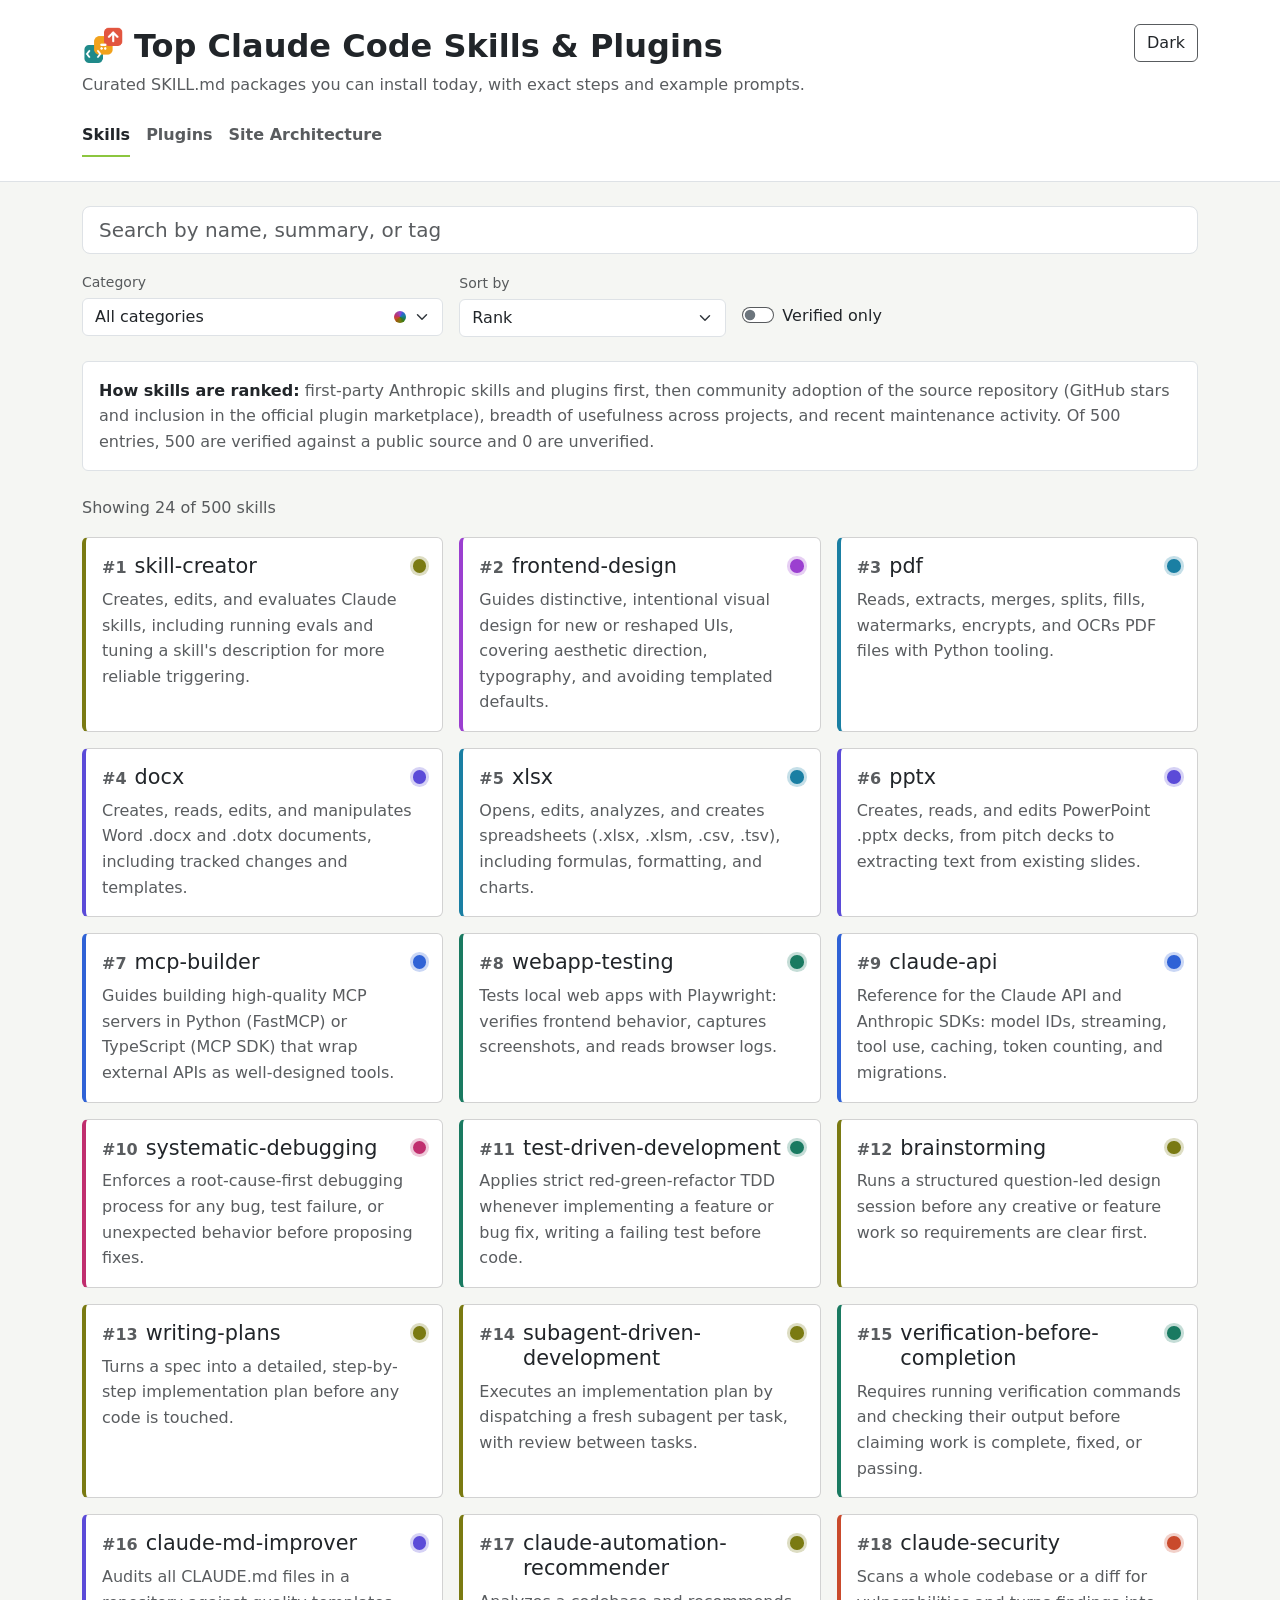
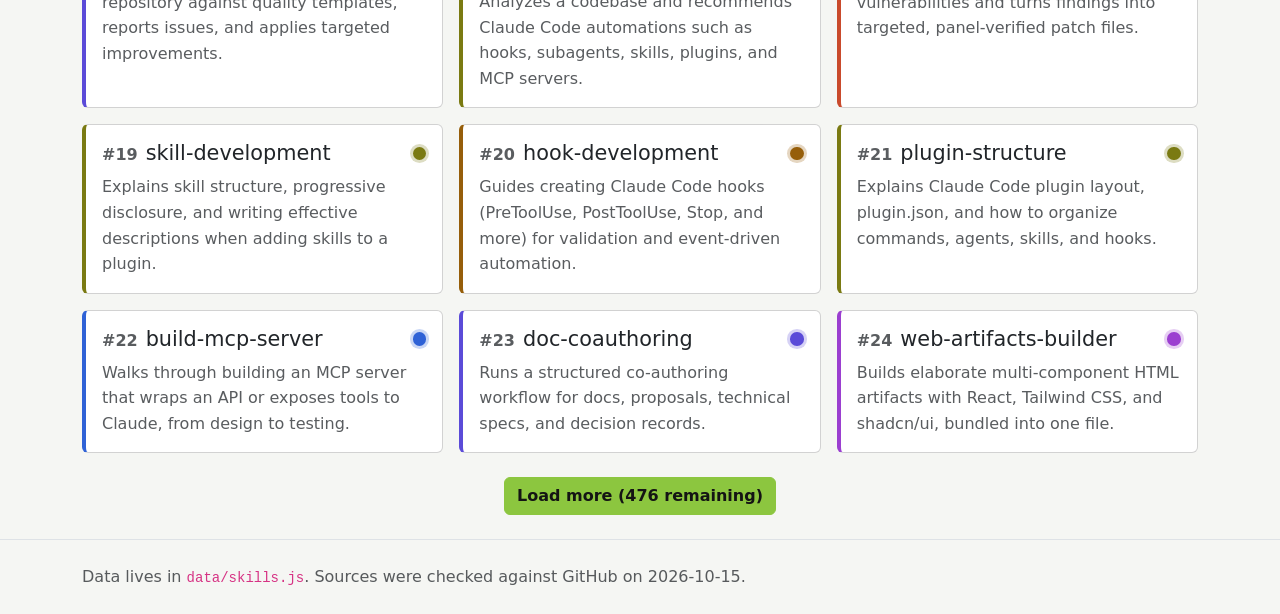
<file: index.html>
<!doctype html>
<!--
  index.html
  Top Claude Code Skills & Plugins: a static, searchable catalog.
  Data comes from data/skills.js (window.SKILLS); behavior lives in js/app.js.
  Runs from file:// (double-click) or any static server. No build step.
-->
<html lang="en" data-bs-theme="light">
<head>
  <meta charset="utf-8">
  <meta name="viewport" content="width=device-width, initial-scale=1">
  <meta name="description" content="A curated, searchable list of the top Claude Code skills with install steps and usage examples.">
  <title>Top Claude Code Skills &amp; Plugins</title>

  <!-- PWA: install metadata and icons. The service worker is registered by js/pwa.js.
       The manifest is only linked over http(s); from file:// Chrome blocks it with a CORS error. -->
  <script>
    if (location.protocol === "http:" || location.protocol === "https:") {
      var manifest = document.createElement("link");
      manifest.rel = "manifest";
      manifest.href = "manifest.webmanifest";
      document.head.appendChild(manifest);
    }
  </script>
  <meta name="theme-color" content="#f5f6f3" media="(prefers-color-scheme: light)">
  <meta name="theme-color" content="#141414" media="(prefers-color-scheme: dark)">
  <link rel="icon" href="icons/logo.png" type="image/png">
  <link rel="apple-touch-icon" href="icons/apple-touch-icon.png">
  <meta name="apple-mobile-web-app-title" content="CC Skills">

  <!-- Apply the saved or system theme before first paint to avoid a flash. -->
  <script>
    (function () {
      var stored = null;
      try { stored = localStorage.getItem("theme"); } catch (e) { /* storage unavailable */ }
      var prefersDark = window.matchMedia && window.matchMedia("(prefers-color-scheme: dark)").matches;
      document.documentElement.setAttribute("data-bs-theme", stored || (prefersDark ? "dark" : "light"));
    })();
  </script>

  <link rel="stylesheet"
        href="https://cdn.jsdelivr.net/npm/bootstrap@5.3.8/dist/css/bootstrap.min.css"
        integrity="sha384-sRIl4kxILFvY47J16cr9ZwB07vP4J8+LH7qKQnuqkuIAvNWLzeN8tE5YBujZqJLB"
        crossorigin="anonymous">
  <link rel="stylesheet" href="css/styles.css">
</head>
<body data-catalog="skills">
  <a class="visually-hidden-focusable position-absolute top-0 start-0 m-2 btn btn-primary" href="#results">Skip to results</a>

  <header class="site-header border-bottom">
    <div class="container py-4">
      <div class="d-flex align-items-start justify-content-between gap-3">
        <div>
          <h1 class="h2 fw-semibold mb-1 d-flex align-items-center gap-2"><img src="icons/logo.png" alt="" width="44" height="44" class="flex-shrink-0">Top Claude Code Skills &amp; Plugins</h1>
          <p class="text-body-secondary mb-0">Curated SKILL.md packages you can install today, with exact steps and example prompts.</p>
        </div>
        <button id="themeToggle" type="button" class="btn btn-outline-secondary flex-shrink-0"
                aria-label="Switch to dark theme">
          <span id="themeToggleText">Dark</span>
        </button>
      </div>
      <nav class="mt-3" aria-label="Catalogs">
        <ul class="nav nav-underline catalog-nav">
          <li class="nav-item"><a class="nav-link active" href="index.html" aria-current="page">Skills</a></li>
          <li class="nav-item"><a class="nav-link" href="plugins.html">Plugins</a></li>
          <li class="nav-item"><a class="nav-link" href="architecture-diagram.html" target="_blank" rel="noopener">Site Architecture<span class="visually-hidden"> (opens in a new tab)</span></a></li>
        </ul>
      </nav>
    </div>
  </header>

  <main class="container py-4">
    <!-- Search and filters -->
    <section aria-label="Search and filters" class="mb-4">
      <label for="searchInput" class="visually-hidden">Search skills</label>
      <input id="searchInput" type="search" class="form-control form-control-lg mb-3"
             placeholder="Search by name, summary, or tag" autocomplete="off"
             aria-describedby="resultStatus">

      <div class="row g-3 align-items-center">
        <div class="col-12 col-sm-6 col-lg-4">
          <span id="categoryLabel" class="form-label d-block small text-body-secondary mb-1">Category</span>
          <!-- Custom dropdown so each category can show its color dot; options are built by js/app.js -->
          <div class="dropdown category-dropdown">
            <button id="categoryButton" type="button" class="form-select text-start"
                    data-bs-toggle="dropdown" aria-expanded="false"
                    aria-labelledby="categoryLabel categoryButtonText" data-category="">
              <span class="category-option">
                <span id="categoryButtonText">All categories</span>
                <span class="cat-dot" aria-hidden="true"></span>
              </span>
            </button>
            <ul id="categoryMenu" class="dropdown-menu w-100" aria-labelledby="categoryLabel"></ul>
          </div>
        </div>
        <div class="col-12 col-sm-6 col-lg-3">
          <label for="sortSelect" class="form-label small text-body-secondary mb-1">Sort by</label>
          <select id="sortSelect" class="form-select">
            <option value="rank">Rank</option>
            <option value="name">Name (A–Z)</option>
            <option value="favorites">Favorites</option>
            <option value="anthropic">Anthropic Official</option>
          </select>
        </div>
        <div class="col-12 col-lg-5 d-flex align-items-lg-end pt-lg-4">
          <div class="form-check form-switch mb-0">
            <input class="form-check-input" type="checkbox" role="switch" id="verifiedOnly">
            <label class="form-check-label" for="verifiedOnly">Verified only</label>
          </div>
        </div>
      </div>
    </section>

    <!-- Ranking criteria and verification counts (counts filled from data) -->
    <aside class="ranking-note text-body-secondary border rounded p-3 mb-4" aria-label="About this ranking">
      <strong class="text-body">How skills are ranked:</strong>
      first-party Anthropic skills and plugins first, then community adoption of the source repository
      (GitHub stars and inclusion in the official plugin marketplace), breadth of usefulness across projects,
      and recent maintenance activity.
      <span id="verificationCounts"></span>
    </aside>

    <p id="resultStatus" class="text-body-secondary mb-3" role="status" aria-live="polite"></p>

    <!-- Card grid -->
    <section id="results" aria-label="Skills" tabindex="-1">
      <div id="skillGrid" class="row row-cols-1 row-cols-sm-2 row-cols-lg-3 g-3" role="list"></div>

      <div id="emptyState" class="text-center py-5 d-none">
        <p class="h5 mb-2">No skills match your search.</p>
        <p class="text-body-secondary mb-3">Try a different keyword or clear the filters.</p>
        <button id="clearFilters" type="button" class="btn btn-outline-primary">Clear search and filters</button>
      </div>

      <div class="text-center mt-4">
        <button id="loadMore" type="button" class="btn btn-primary d-none">Load more</button>
      </div>
    </section>
  </main>

  <footer class="border-top">
    <div class="container py-4 text-body-secondary">
      Data lives in <code>data/skills.js</code>. Sources were checked against GitHub on 2026-10-15.
    </div>
  </footer>

  <!-- Skill detail modal (content filled by js/app.js) -->
  <div class="modal fade" id="skillModal" tabindex="-1" aria-labelledby="skillModalTitle" aria-hidden="true">
    <div class="modal-dialog modal-lg modal-dialog-scrollable modal-fullscreen-sm-down">
      <div class="modal-content">
        <div class="modal-header">
          <h2 class="modal-title h5" id="skillModalTitle">Skill</h2>
          <button type="button" class="btn modal-fav" id="modalFavorite" aria-pressed="false" aria-label="Favorite" title="Add to favorites"><span aria-hidden="true">☆</span></button>
          <button type="button" class="btn-close" data-bs-dismiss="modal" aria-label="Close"></button>
        </div>
        <div class="modal-body" id="skillModalBody"></div>
        <p id="copyStatus" class="visually-hidden" role="status" aria-live="polite"></p>
        <div class="modal-footer">
          <button type="button" class="btn btn-outline-secondary" data-bs-dismiss="modal">Close</button>
        </div>
      </div>
    </div>
  </div>

  <script src="https://cdn.jsdelivr.net/npm/bootstrap@5.3.8/dist/js/bootstrap.bundle.min.js"
          integrity="sha384-FKyoEForCGlyvwx9Hj09JcYn3nv7wiPVlz7YYwJrWVcXK/BmnVDxM+D2scQbITxI"
          crossorigin="anonymous"></script>
  <script src="data/skills.js"></script>
  <script src="js/app.js"></script>
  <script src="js/pwa.js"></script>
</body>
</html>
</file>
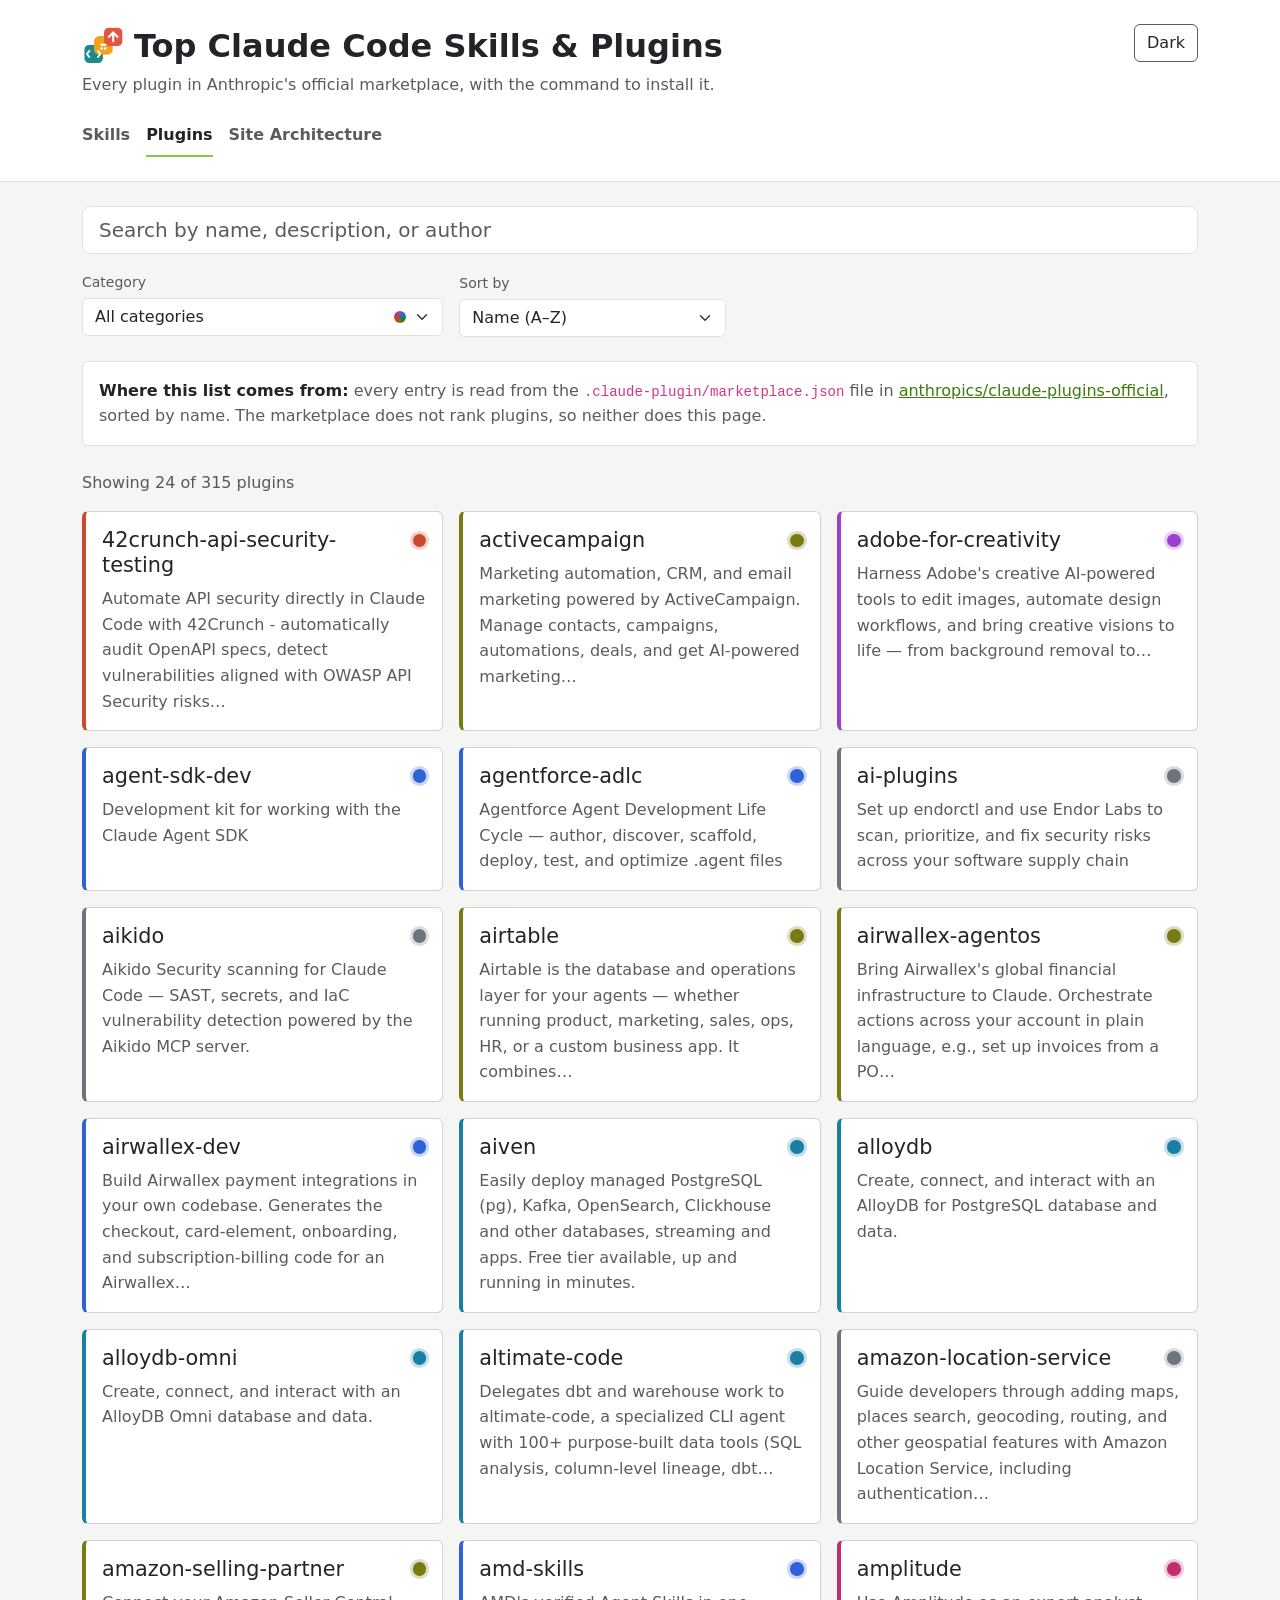
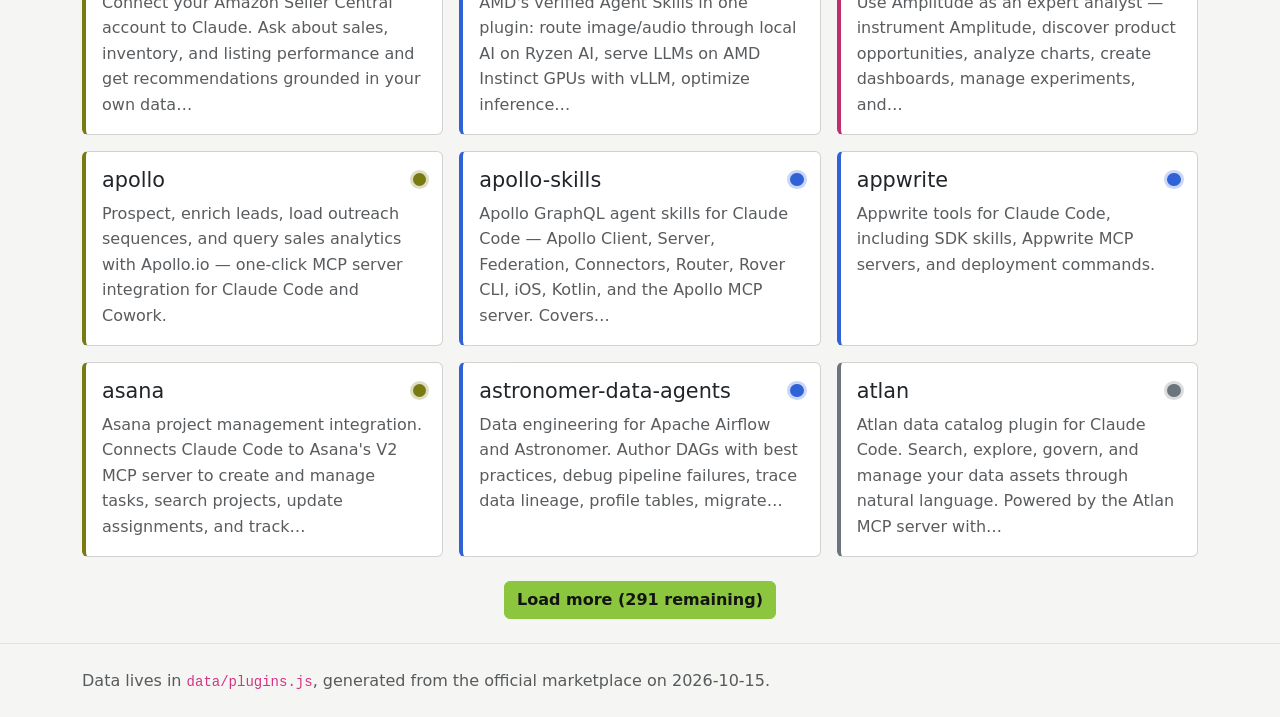
<file: plugins.html>
<!doctype html>
<!--
  plugins.html
  Official Claude Code Plugins: every plugin in the anthropics/claude-plugins-official marketplace.
  Data comes from data/plugins.js (window.PLUGINS); behavior lives in js/app.js (shared with index.html).
  Runs from file:// (double-click) or any static server. No build step.
-->
<html lang="en" data-bs-theme="light">
<head>
  <meta charset="utf-8">
  <meta name="viewport" content="width=device-width, initial-scale=1">
  <meta name="description" content="A searchable list of every plugin in the official Claude Code marketplace, with install commands.">
  <title>Top Claude Code Skills &amp; Plugins</title>

  <!-- PWA: install metadata and icons. The service worker is registered by js/pwa.js.
       The manifest is only linked over http(s); from file:// Chrome blocks it with a CORS error. -->
  <script>
    if (location.protocol === "http:" || location.protocol === "https:") {
      var manifest = document.createElement("link");
      manifest.rel = "manifest";
      manifest.href = "manifest.webmanifest";
      document.head.appendChild(manifest);
    }
  </script>
  <meta name="theme-color" content="#f5f6f3" media="(prefers-color-scheme: light)">
  <meta name="theme-color" content="#141414" media="(prefers-color-scheme: dark)">
  <link rel="icon" href="icons/logo.png" type="image/png">
  <link rel="apple-touch-icon" href="icons/apple-touch-icon.png">
  <meta name="apple-mobile-web-app-title" content="CC Skills">

  <!-- Apply the saved or system theme before first paint to avoid a flash. -->
  <script>
    (function () {
      var stored = null;
      try { stored = localStorage.getItem("theme"); } catch (e) { /* storage unavailable */ }
      var prefersDark = window.matchMedia && window.matchMedia("(prefers-color-scheme: dark)").matches;
      document.documentElement.setAttribute("data-bs-theme", stored || (prefersDark ? "dark" : "light"));
    })();
  </script>

  <link rel="stylesheet"
        href="https://cdn.jsdelivr.net/npm/bootstrap@5.3.8/dist/css/bootstrap.min.css"
        integrity="sha384-sRIl4kxILFvY47J16cr9ZwB07vP4J8+LH7qKQnuqkuIAvNWLzeN8tE5YBujZqJLB"
        crossorigin="anonymous">
  <link rel="stylesheet" href="css/styles.css">
</head>
<body data-catalog="plugins">
  <a class="visually-hidden-focusable position-absolute top-0 start-0 m-2 btn btn-primary" href="#results">Skip to results</a>

  <header class="site-header border-bottom">
    <div class="container py-4">
      <div class="d-flex align-items-start justify-content-between gap-3">
        <div>
          <h1 class="h2 fw-semibold mb-1 d-flex align-items-center gap-2"><img src="icons/logo.png" alt="" width="44" height="44" class="flex-shrink-0">Top Claude Code Skills &amp; Plugins</h1>
          <p class="text-body-secondary mb-0">Every plugin in Anthropic's official marketplace, with the command to install it.</p>
        </div>
        <button id="themeToggle" type="button" class="btn btn-outline-secondary flex-shrink-0"
                aria-label="Switch to dark theme">
          <span id="themeToggleText">Dark</span>
        </button>
      </div>
      <nav class="mt-3" aria-label="Catalogs">
        <ul class="nav nav-underline catalog-nav">
          <li class="nav-item"><a class="nav-link" href="index.html">Skills</a></li>
          <li class="nav-item"><a class="nav-link active" href="plugins.html" aria-current="page">Plugins</a></li>
          <li class="nav-item"><a class="nav-link" href="architecture-diagram.html" target="_blank" rel="noopener">Site Architecture<span class="visually-hidden"> (opens in a new tab)</span></a></li>
        </ul>
      </nav>
    </div>
  </header>

  <main class="container py-4">
    <!-- Search and filters -->
    <section aria-label="Search and filters" class="mb-4">
      <label for="searchInput" class="visually-hidden">Search plugins</label>
      <input id="searchInput" type="search" class="form-control form-control-lg mb-3"
             placeholder="Search by name, description, or author" autocomplete="off"
             aria-describedby="resultStatus">

      <div class="row g-3 align-items-center">
        <div class="col-12 col-sm-6 col-lg-4">
          <span id="categoryLabel" class="form-label d-block small text-body-secondary mb-1">Category</span>
          <!-- Custom dropdown so each category can show its color dot; options are built by js/app.js -->
          <div class="dropdown category-dropdown">
            <button id="categoryButton" type="button" class="form-select text-start"
                    data-bs-toggle="dropdown" aria-expanded="false"
                    aria-labelledby="categoryLabel categoryButtonText" data-category="">
              <span class="category-option">
                <span id="categoryButtonText">All categories</span>
                <span class="cat-dot" aria-hidden="true"></span>
              </span>
            </button>
            <ul id="categoryMenu" class="dropdown-menu w-100" aria-labelledby="categoryLabel"></ul>
          </div>
        </div>
        <div class="col-12 col-sm-6 col-lg-3">
          <label for="sortSelect" class="form-label small text-body-secondary mb-1">Sort by</label>
          <select id="sortSelect" class="form-select">
            <option value="name">Name (A–Z)</option>
            <option value="category">Category</option>
            <option value="favorites">Favorites</option>
            <option value="anthropic">Anthropic Official</option>
          </select>
        </div>
      </div>
    </section>

    <!-- Where the list comes from -->
    <aside class="ranking-note text-body-secondary border rounded p-3 mb-4" aria-label="About this list">
      <strong class="text-body">Where this list comes from:</strong>
      every entry is read from the <code>.claude-plugin/marketplace.json</code> file in
      <a href="https://github.com/anthropics/claude-plugins-official" target="_blank" rel="noopener noreferrer">anthropics/claude-plugins-official<span class="visually-hidden"> (opens in a new tab)</span></a>,
      sorted by name. The marketplace does not rank plugins, so neither does this page.
    </aside>

    <p id="resultStatus" class="text-body-secondary mb-3" role="status" aria-live="polite"></p>

    <!-- Card grid -->
    <section id="results" aria-label="Plugins" tabindex="-1">
      <div id="skillGrid" class="row row-cols-1 row-cols-sm-2 row-cols-lg-3 g-3" role="list"></div>

      <div id="emptyState" class="text-center py-5 d-none">
        <p class="h5 mb-2">No plugins match your search.</p>
        <p class="text-body-secondary mb-3">Try a different keyword or clear the filters.</p>
        <button id="clearFilters" type="button" class="btn btn-outline-primary">Clear search and filters</button>
      </div>

      <div class="text-center mt-4">
        <button id="loadMore" type="button" class="btn btn-primary d-none">Load more</button>
      </div>
    </section>
  </main>

  <footer class="border-top">
    <div class="container py-4 text-body-secondary">
      Data lives in <code>data/plugins.js</code>, generated from the official marketplace on 2026-10-15.
    </div>
  </footer>

  <!-- Skill detail modal (content filled by js/app.js) -->
  <div class="modal fade" id="skillModal" tabindex="-1" aria-labelledby="skillModalTitle" aria-hidden="true">
    <div class="modal-dialog modal-lg modal-dialog-scrollable modal-fullscreen-sm-down">
      <div class="modal-content">
        <div class="modal-header">
          <h2 class="modal-title h5" id="skillModalTitle">Skill</h2>
          <button type="button" class="btn modal-fav" id="modalFavorite" aria-pressed="false" aria-label="Favorite" title="Add to favorites"><span aria-hidden="true">☆</span></button>
          <button type="button" class="btn-close" data-bs-dismiss="modal" aria-label="Close"></button>
        </div>
        <div class="modal-body" id="skillModalBody"></div>
        <p id="copyStatus" class="visually-hidden" role="status" aria-live="polite"></p>
        <div class="modal-footer">
          <button type="button" class="btn btn-outline-secondary" data-bs-dismiss="modal">Close</button>
        </div>
      </div>
    </div>
  </div>

  <script src="https://cdn.jsdelivr.net/npm/bootstrap@5.3.8/dist/js/bootstrap.bundle.min.js"
          integrity="sha384-FKyoEForCGlyvwx9Hj09JcYn3nv7wiPVlz7YYwJrWVcXK/BmnVDxM+D2scQbITxI"
          crossorigin="anonymous"></script>
  <script src="data/plugins.js"></script>
  <script src="js/app.js"></script>
  <script src="js/pwa.js"></script>
</body>
</html>
</file>
<file: css/styles.css>
/*
 * css/styles.css
 * Overrides on top of Bootstrap 5.3. The palette comes from a monitoring-dashboard look:
 * lime green for actions and toggles, a legend-style color for each category, and charcoal
 * panels in dark mode. Every text color meets WCAG AA (4.5:1) and every color used only as
 * a marker meets 3:1, in both themes.
 */

/* ---------- Theme tokens ---------- */

/* Light theme: white page, lime accent darkened for readable text. */
:root,
[data-bs-theme="light"] {
  --lime: #8cc63f;            /* solid buttons and switch track (paired with dark text) */
  --lime-hover: #7cb32f;
  --accent: #3f7a0a;          /* lime-family text and links on white (5.3:1) */
  --accent-hover: #2f5c07;
  --accent-rgb: 63, 122, 10;
  --on-lime: #141414;
  --bs-primary: var(--accent);
  --bs-primary-rgb: var(--accent-rgb);
  --bs-link-color: var(--accent);
  --bs-link-color-rgb: var(--accent-rgb);
  --bs-link-hover-color: var(--accent-hover);
  --bs-link-hover-color-rgb: 47, 92, 7;
  --bs-focus-ring-color: rgba(var(--accent-rgb), 0.45);
  --page-bg: #f5f6f3;
  --panel-bg: #ffffff;
  --verified-bg: #e8f3da;
  --verified-fg: #2f5c07;

  /* Category colors (text-safe on white). */
  --cat-frontend: #9b3fd0;
  --cat-backend: #2f62d6;
  --cat-testing: #1a7a61;
  --cat-debugging: #c02e6e;
  --cat-security: #c94a2c;
  --cat-devops: #965e0a;
  --cat-git: #437a0d;
  --cat-data: #1a7fa3;
  --cat-docs: #5b4bd8;
  --cat-productivity: #7a7a12;
  --cat-refactoring: #8a5a2b;
  --cat-codegen: #a3438f;
  --cat-default: #6c757d;
}

/* Dark theme: neutral charcoal panels like the reference, brighter legend colors. */
[data-bs-theme="dark"] {
  --lime: #8cc63f;
  --lime-hover: #9fd457;
  --accent: #8cc63f;          /* 8:1 on the charcoal panels */
  --accent-hover: #a8da66;
  --accent-rgb: 140, 198, 63;
  --on-lime: #141414;
  --bs-body-bg: #141414;
  --bs-body-bg-rgb: 20, 20, 20;
  --bs-body-color: #e6e6e6;
  --bs-body-color-rgb: 230, 230, 230;
  --bs-secondary-color: rgba(230, 230, 230, 0.72);
  --bs-tertiary-bg: #262626;
  --bs-secondary-bg: #2a2a2a;
  --bs-border-color: #333333;
  --bs-primary: var(--accent);
  --bs-primary-rgb: var(--accent-rgb);
  --bs-link-color: var(--accent);
  --bs-link-color-rgb: var(--accent-rgb);
  --bs-link-hover-color: var(--accent-hover);
  --bs-link-hover-color-rgb: 168, 218, 102;
  --bs-focus-ring-color: rgba(var(--accent-rgb), 0.5);
  --page-bg: #141414;
  --panel-bg: #1e1e1e;
  --verified-bg: #2a3a17;
  --verified-fg: #a8da66;

  --cat-frontend: #c07cf0;
  --cat-backend: #6f9bff;
  --cat-testing: #4fc4a2;
  --cat-debugging: #ec6aa3;
  --cat-security: #f2805f;
  --cat-devops: #f0b44a;
  --cat-git: #9bd34f;
  --cat-data: #55c3e8;
  --cat-docs: #9d92ff;
  --cat-productivity: #d4d45a;
  --cat-refactoring: #d09a64;
  --cat-codegen: #dc86cc;
  --cat-default: #a3a3a3;
}

/* ---------- Category color mapping (set by data-category in js/app.js) ---------- */

[data-category] { --cat: var(--cat-default); }
[data-category="Frontend"] { --cat: var(--cat-frontend); }
[data-category="Backend"] { --cat: var(--cat-backend); }
[data-category="Testing"] { --cat: var(--cat-testing); }
[data-category="Debugging"] { --cat: var(--cat-debugging); }
[data-category="Security"] { --cat: var(--cat-security); }
[data-category="DevOps"] { --cat: var(--cat-devops); }
[data-category="Git/Version Control"] { --cat: var(--cat-git); }
[data-category="Data"] { --cat: var(--cat-data); }
[data-category="Documentation"] { --cat: var(--cat-docs); }
[data-category="Productivity"] { --cat: var(--cat-productivity); }
[data-category="Refactoring"] { --cat: var(--cat-refactoring); }
[data-category="Code Generation"] { --cat: var(--cat-codegen); }

/* Plugin categories (plugins.html) reuse the same palette. Location and Other stay grey. */
[data-category="Development"] { --cat: var(--cat-backend); }
[data-category="Design"] { --cat: var(--cat-frontend); }
[data-category="Database"] { --cat: var(--cat-data); }
[data-category="Monitoring"] { --cat: var(--cat-debugging); }
[data-category="Deployment"] { --cat: var(--cat-devops); }
[data-category="Migration"] { --cat: var(--cat-refactoring); }
[data-category="Automation"] { --cat: var(--cat-git); }
[data-category="Learning"] { --cat: var(--cat-docs); }
[data-category="Math"] { --cat: var(--cat-codegen); }

/* ---------- Page ---------- */

body {
  background: var(--page-bg);
  line-height: 1.6;
}

.site-header {
  background: var(--panel-bg);
}

.ranking-note {
  background: var(--panel-bg);
}

/* Skills / Plugins navigation: the current page gets a lime underline. */
.catalog-nav {
  --bs-nav-link-color: var(--bs-secondary-color);
  --bs-nav-link-hover-color: var(--bs-body-color);
  --bs-nav-underline-link-active-color: var(--bs-body-color);
  font-weight: 600;
}

.catalog-nav .nav-link.active {
  border-bottom-color: var(--lime);
}

/* ---------- Buttons ---------- */

/* Solid lime buttons with dark text (9:1), as in the reference "Add node" button. */
.btn-primary {
  --bs-btn-color: var(--on-lime);
  --bs-btn-bg: var(--lime);
  --bs-btn-border-color: var(--lime);
  --bs-btn-hover-color: var(--on-lime);
  --bs-btn-hover-bg: var(--lime-hover);
  --bs-btn-hover-border-color: var(--lime-hover);
  --bs-btn-active-color: var(--on-lime);
  --bs-btn-active-bg: var(--lime-hover);
  --bs-btn-active-border-color: var(--lime-hover);
  --bs-btn-focus-shadow-rgb: var(--accent-rgb);
  font-weight: 600;
}

.btn-outline-primary {
  --bs-btn-color: var(--accent);
  --bs-btn-border-color: var(--accent);
  --bs-btn-hover-color: var(--on-lime);
  --bs-btn-hover-bg: var(--lime);
  --bs-btn-hover-border-color: var(--lime);
  --bs-btn-active-color: var(--on-lime);
  --bs-btn-active-bg: var(--lime);
  --bs-btn-active-border-color: var(--lime);
  --bs-btn-focus-shadow-rgb: var(--accent-rgb);
}

/* Neutral outline buttons: Bootstrap's grey (#6c757d) is below 4.5:1 on dark and tinted backgrounds. */
.btn-outline-secondary {
  --bs-btn-color: var(--bs-body-color);
  --bs-btn-border-color: var(--bs-secondary-color);
  --bs-btn-hover-color: var(--bs-body-bg);
  --bs-btn-hover-bg: var(--bs-body-color);
  --bs-btn-hover-border-color: var(--bs-body-color);
  --bs-btn-active-color: var(--bs-body-bg);
  --bs-btn-active-bg: var(--bs-body-color);
  --bs-btn-active-border-color: var(--bs-body-color);
}

/* ---------- Form controls ---------- */

.form-control,
.form-select {
  background-color: var(--panel-bg);
}

/* Bootstrap compiles its blue focus glow, so restate it with the accent (>= 3:1). */
.form-control:focus,
.form-select:focus,
.form-check-input:focus {
  border-color: var(--accent);
  box-shadow: 0 0 0 0.25rem rgba(var(--accent-rgb), 0.45);
}

/* Switch: visible border and thumb when off; lime track with a dark thumb when on (like the reference). */
.form-switch .form-check-input {
  border-color: var(--bs-secondary-color);
  --bs-form-switch-bg: url("data:image/svg+xml,%3csvg xmlns='http://www.w3.org/2000/svg' viewBox='-4 -4 8 8'%3e%3ccircle r='3' fill='%236c757d'/%3e%3c/svg%3e");
}

.form-switch .form-check-input:focus {
  --bs-form-switch-bg: url("data:image/svg+xml,%3csvg xmlns='http://www.w3.org/2000/svg' viewBox='-4 -4 8 8'%3e%3ccircle r='3' fill='%236c757d'/%3e%3c/svg%3e");
}

[data-bs-theme="dark"] .form-switch .form-check-input:not(:checked):not(:focus),
[data-bs-theme="dark"] .form-switch .form-check-input:not(:checked):focus {
  --bs-form-switch-bg: url("data:image/svg+xml,%3csvg xmlns='http://www.w3.org/2000/svg' viewBox='-4 -4 8 8'%3e%3ccircle r='3' fill='%23adb5bd'/%3e%3c/svg%3e");
}

.form-check-input:checked {
  background-color: var(--lime);
  border-color: var(--lime);
}

.form-switch .form-check-input:checked,
[data-bs-theme="dark"] .form-switch .form-check-input:checked {
  --bs-form-switch-bg: url("data:image/svg+xml,%3csvg xmlns='http://www.w3.org/2000/svg' viewBox='-4 -4 8 8'%3e%3ccircle r='3' fill='%23141414'/%3e%3c/svg%3e");
}

/* ---------- Category dropdown ---------- */

/* Name on the left, color dot pushed to the far right so every dot lines up. */
.category-option {
  display: flex;
  align-items: center;
  justify-content: space-between;
  gap: 0.75rem;
  width: 100%;
}

.cat-dot {
  width: 0.75rem;
  height: 0.75rem;
  border-radius: 50%;
  background: var(--cat);
  flex-shrink: 0;
}

/* "All categories" gets a dot made of every category color. */
[data-category=""] .cat-dot {
  background: conic-gradient(
    var(--cat-frontend), var(--cat-backend), var(--cat-data), var(--cat-testing),
    var(--cat-git), var(--cat-productivity), var(--cat-devops), var(--cat-security),
    var(--cat-debugging), var(--cat-codegen), var(--cat-frontend)
  );
}

.category-dropdown .dropdown-menu {
  --bs-dropdown-bg: var(--panel-bg);
  --bs-dropdown-link-active-bg: color-mix(in srgb, var(--lime) 22%, var(--panel-bg));
  --bs-dropdown-link-active-color: var(--bs-body-color);
}

/* Right padding matches the button's caret space, so menu dots sit directly under the button's dot. */
.category-dropdown .dropdown-item {
  padding-left: 0.75rem;
  padding-right: 2.25rem;
}

.category-dropdown .dropdown-item.active {
  font-weight: 600;
}

/* ---------- Cards ---------- */

/* A colored rail on the left edge carries the category color, like a chart legend. */
.skill-card {
  cursor: pointer;
  background: var(--panel-bg);
  border-left: 4px solid var(--cat);
  transition: border-color 0.15s ease-in-out, box-shadow 0.15s ease-in-out;
}

.skill-card:hover {
  border-color: var(--cat);
  box-shadow: 0 0 0 1px var(--cat);
}

.skill-card:focus-visible {
  outline: 3px solid var(--accent);
  outline-offset: 2px;
}

/* Skill and plugin names on the cards. */
.skill-card .card-title {
  font-size: 1.3rem;
}

/* Star shown after the name of a favorite card. */
.fav-star {
  font-size: 1rem;
  color: var(--accent);
  flex-shrink: 0;
}

/* Right-click menu for cards (Add to / Remove from favorites). */
.card-menu {
  position: fixed;
  z-index: 1070;
  min-width: 12rem;
}

.skill-rank {
  font-size: 1rem;
  font-variant-numeric: tabular-nums;
  color: var(--bs-secondary-color);
}

/* Category dot pinned to the card's top-right corner, with a soft halo like a chart legend. */
.card-dot {
  display: flex;
  align-items: center;
  height: 1.5em;
  flex-shrink: 0;
}

.card-dot .cat-dot {
  width: 0.85rem;
  height: 0.85rem;
  box-shadow: 0 0 0 3px color-mix(in srgb, var(--cat) 25%, transparent);
}

.min-w-0 {
  min-width: 0;
}

/* Category label: legend dot plus the name in the category color. */
.cat-label {
  display: inline-flex;
  align-items: center;
  gap: 0.4rem;
  color: var(--cat);
  font-weight: 600;
  font-size: 0.875rem;
}

.cat-label::before {
  content: "";
  width: 0.7rem;
  height: 0.7rem;
  border-radius: 50%;
  background: var(--cat);
  box-shadow: 0 0 0 3px color-mix(in srgb, var(--cat) 25%, transparent);
  flex-shrink: 0;
}

/* Verified pill, styled like the reference "LOCAL" tag. */
.badge-verified {
  background: var(--verified-bg);
  color: var(--verified-fg);
  border: 1px solid color-mix(in srgb, var(--verified-fg) 35%, transparent);
  font-weight: 600;
}

/* ---------- Modal ---------- */

.modal-content {
  background: var(--panel-bg);
}

.modal-header[data-category] {
  border-top: 4px solid var(--cat);
}

/* Favorite toggle in the modal header: an empty star, or a filled accent star for a favorite. */
.modal-fav {
  margin-left: auto;
  padding: 0 0.25rem;
  border: 0;
  font-size: 1.5rem;
  line-height: 1;
  color: var(--bs-secondary-color);
}

.modal-fav:hover,
.modal-fav.is-favorite {
  color: var(--accent);
}

.modal-fav:focus-visible {
  outline: 3px solid var(--accent);
  outline-offset: 2px;
  box-shadow: none;
}

/* Bootstrap pushes the close button right with an auto margin; the star already does that. */
.modal-header .modal-fav + .btn-close {
  margin-left: 0.75rem;
}

/* Code blocks with a copy button in the top-right corner. */
.code-block {
  position: relative;
}

.code-block pre {
  margin: 0;
  padding: 0.75rem 5.5rem 0.75rem 0.75rem;
  background: var(--bs-tertiary-bg);
  border: 1px solid var(--bs-border-color);
  border-left: 3px solid var(--lime);
  border-radius: var(--bs-border-radius);
  white-space: pre-wrap;
  word-break: break-word;
}

.code-block code {
  color: var(--bs-body-color);
  font-size: 0.9375rem;
}

.code-block .copy-btn {
  position: absolute;
  top: 0.4rem;
  right: 0.4rem;
}

/* Numbered install steps get a little breathing room. */
.install-steps > li + li {
  margin-top: 1rem;
}

.install-steps > li::marker {
  color: var(--accent);
  font-weight: 700;
}

@media (prefers-reduced-motion: reduce) {
  .skill-card {
    transition: none;
  }
}
</file>
